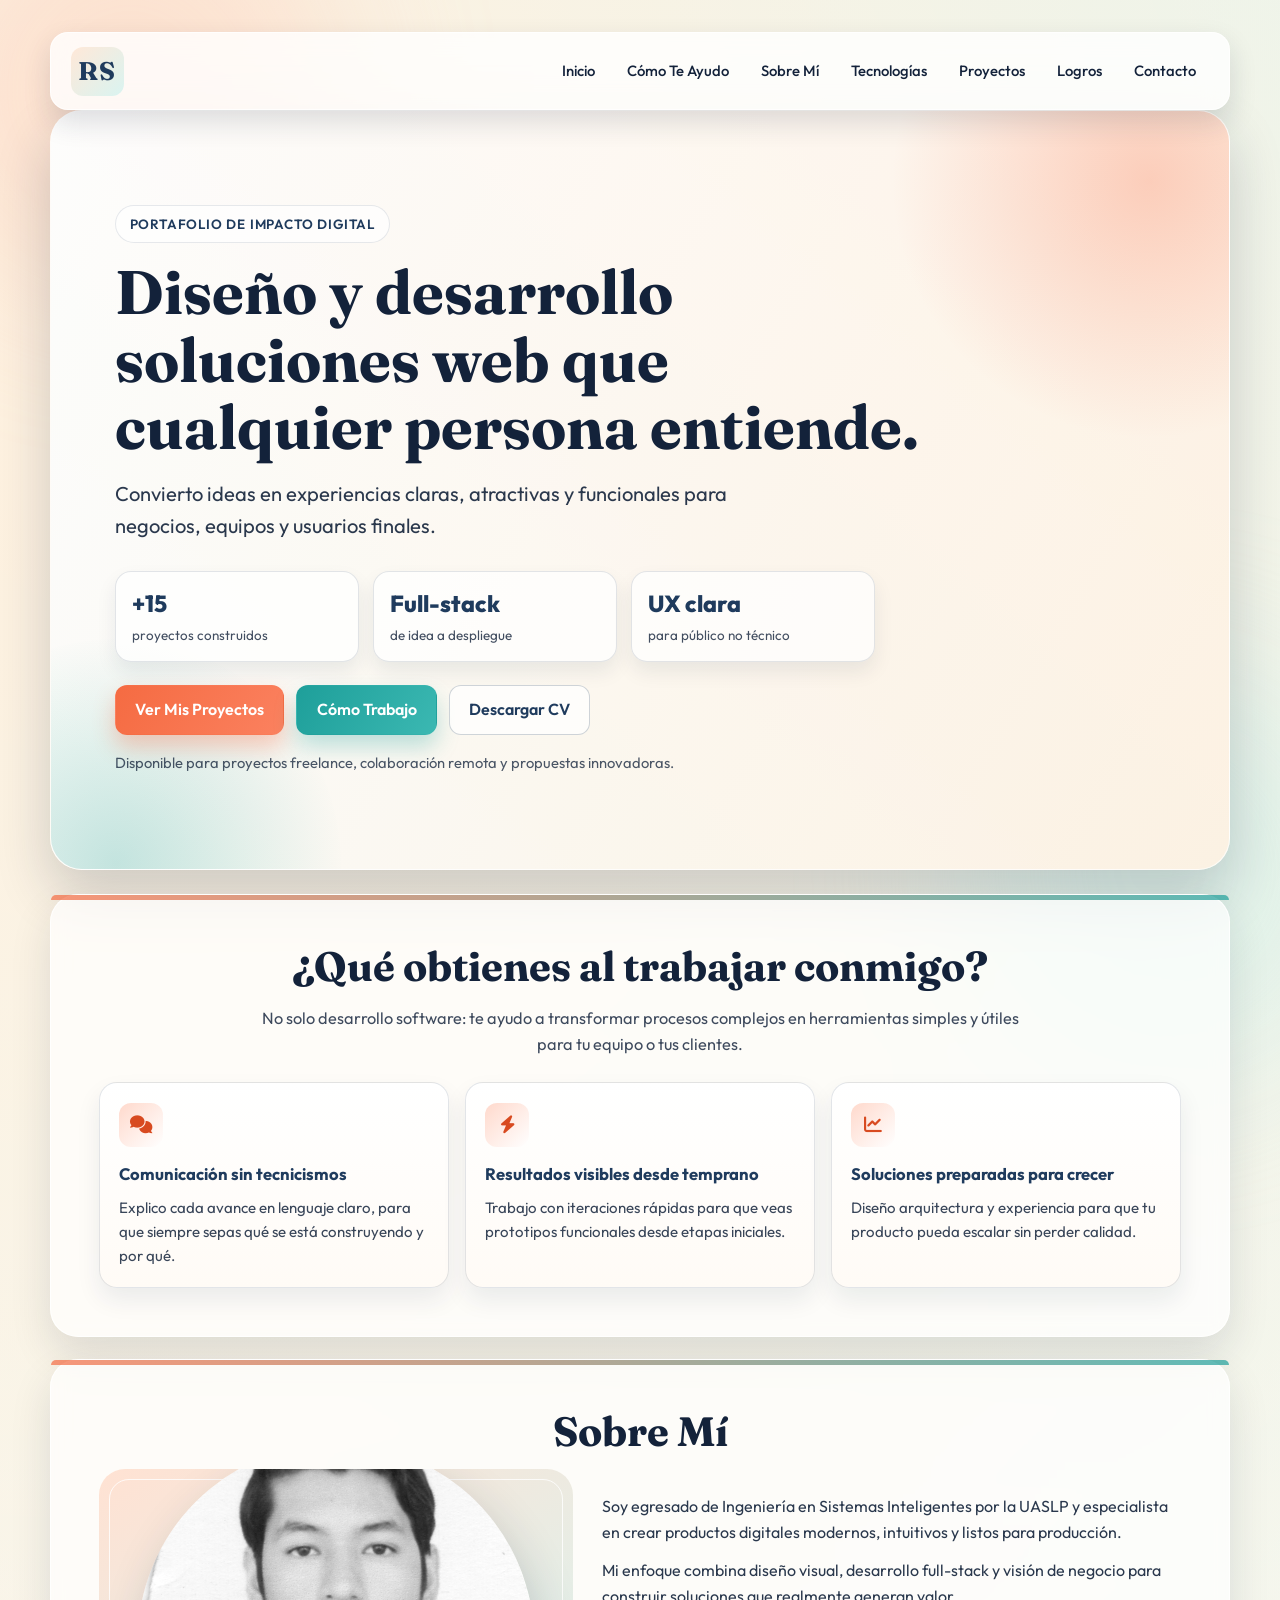
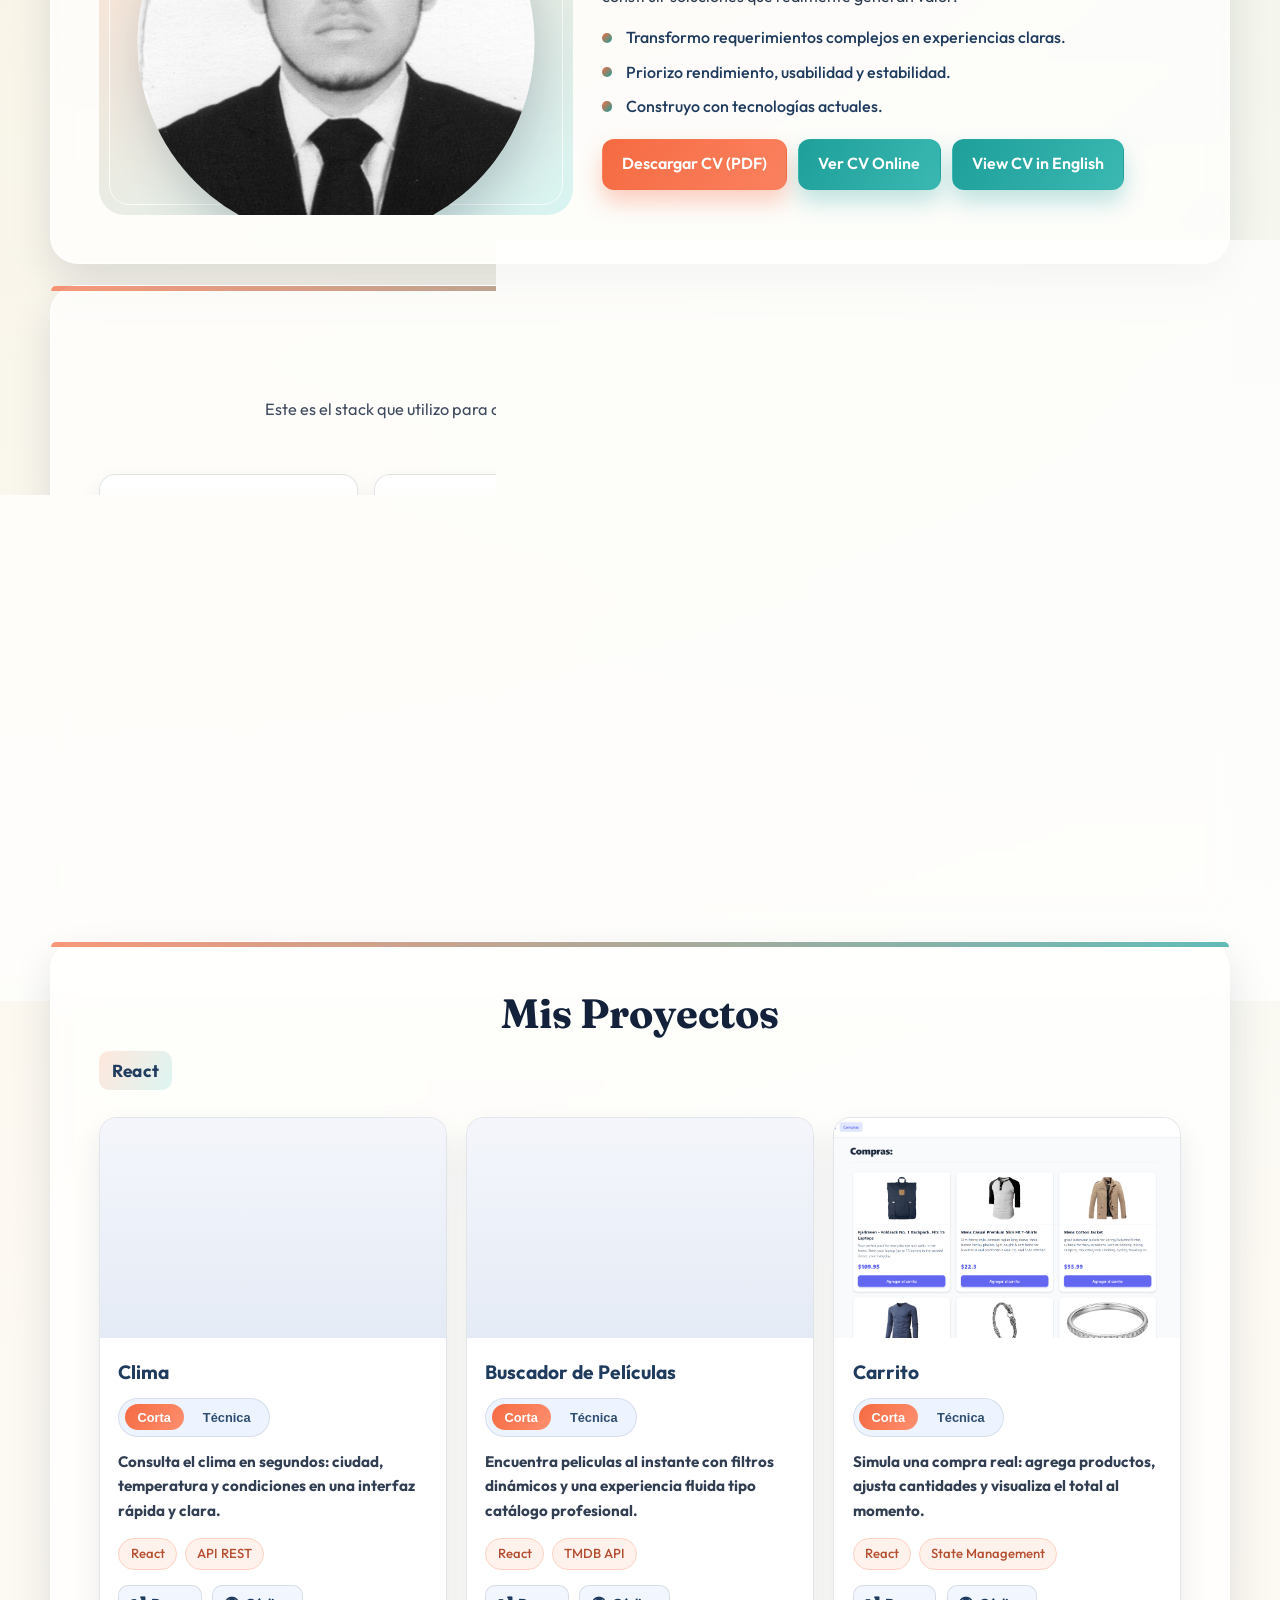
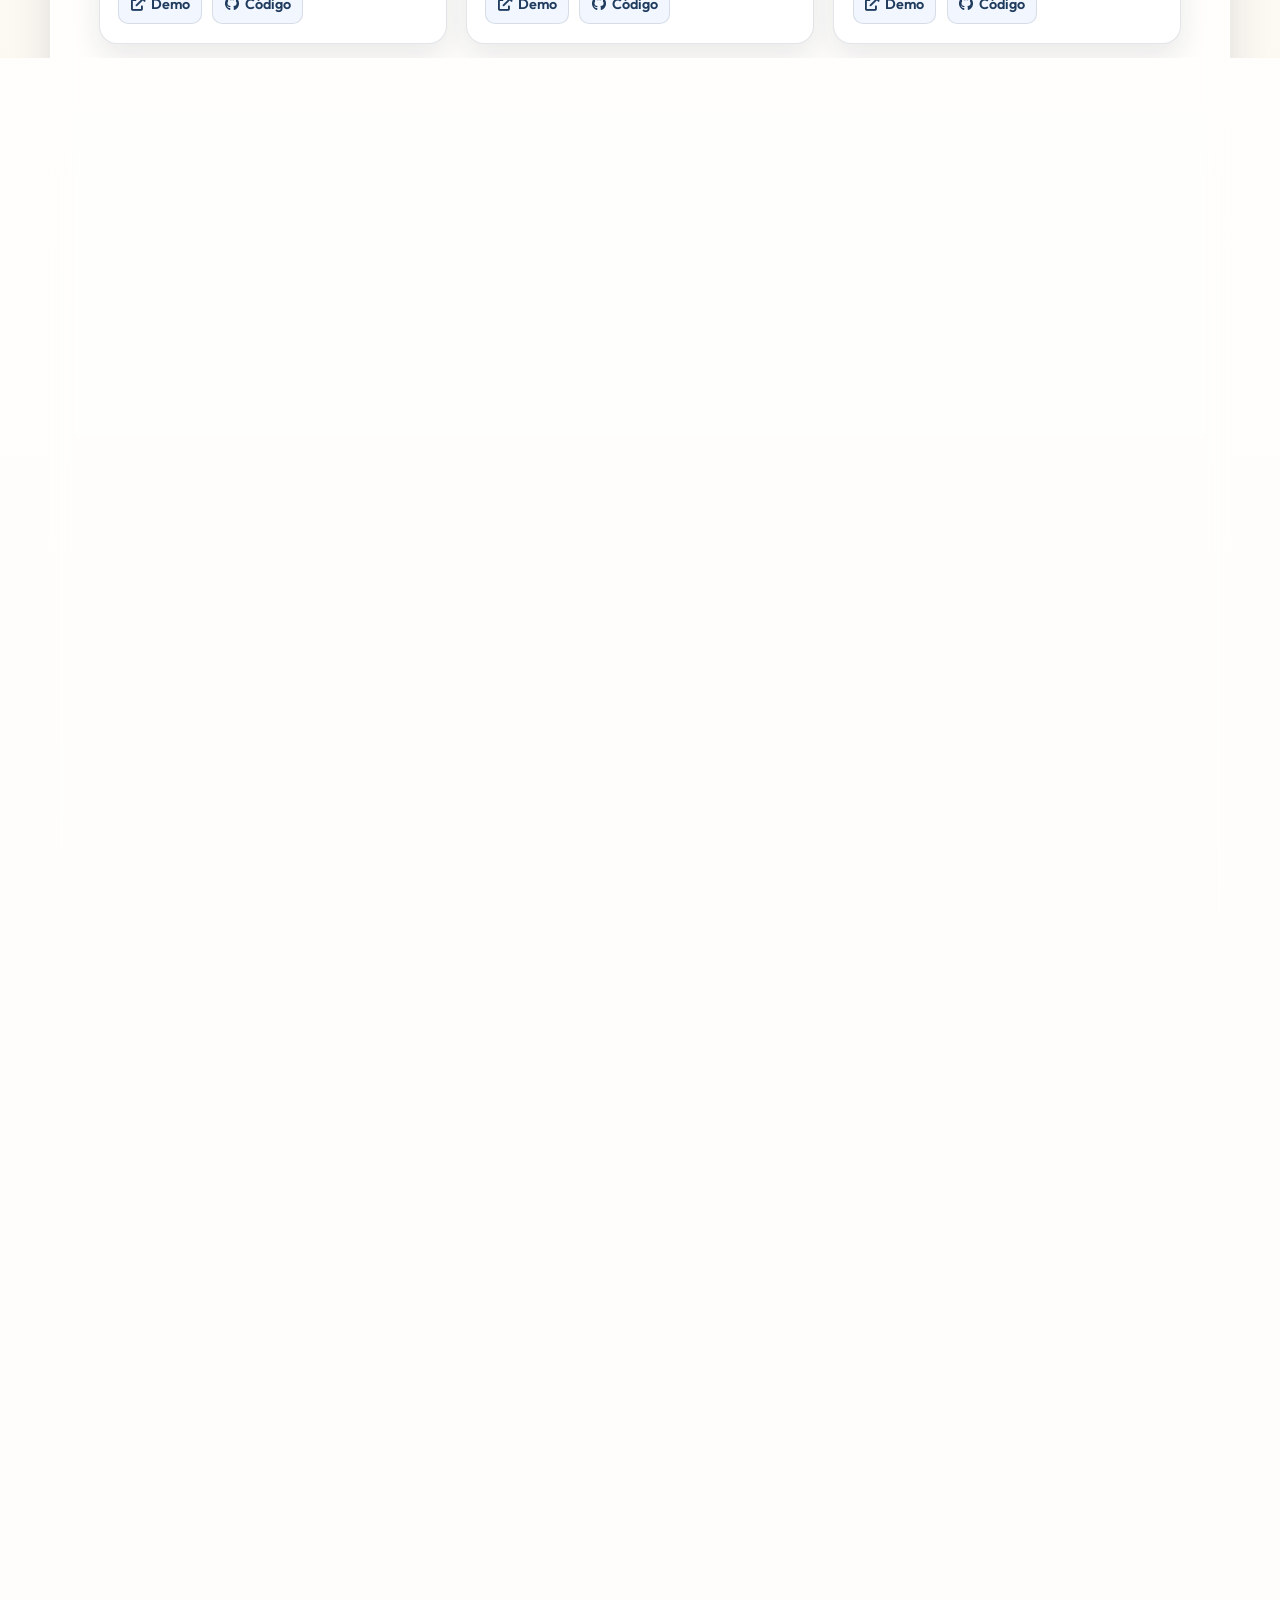
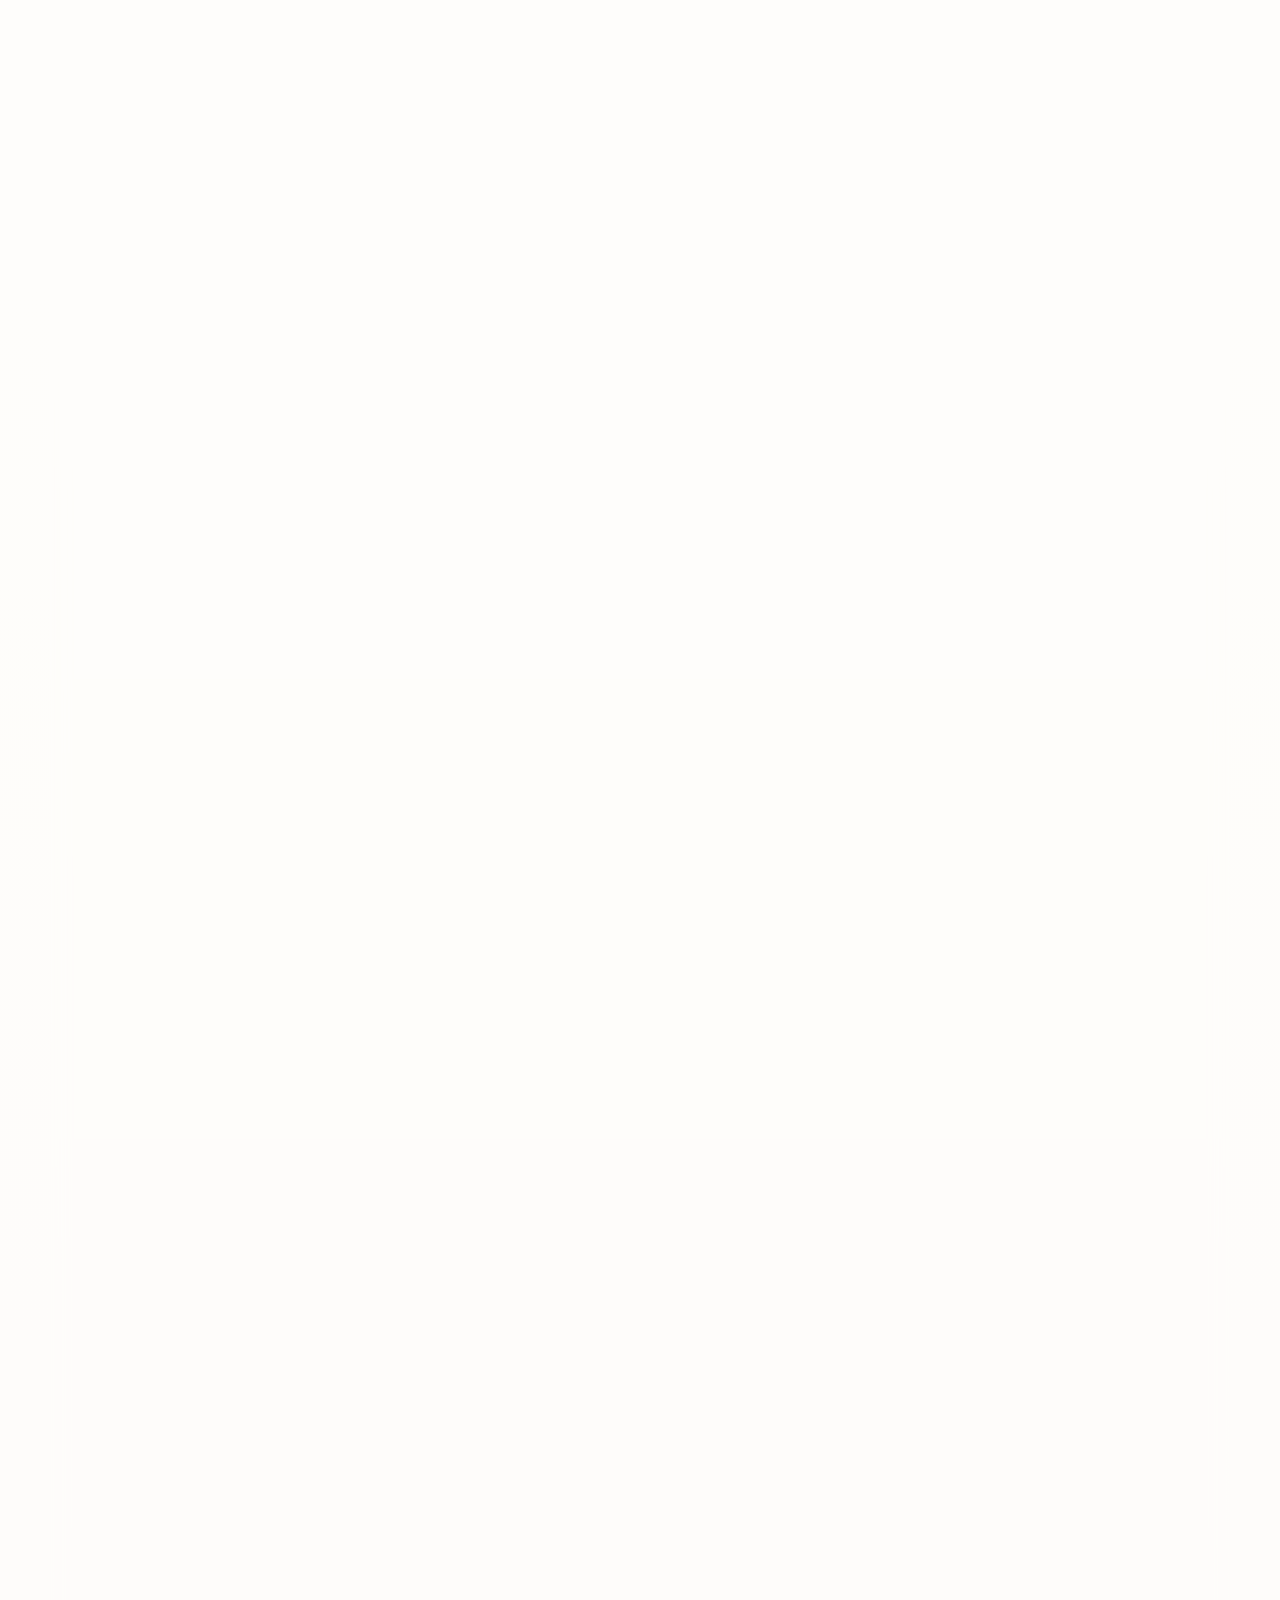
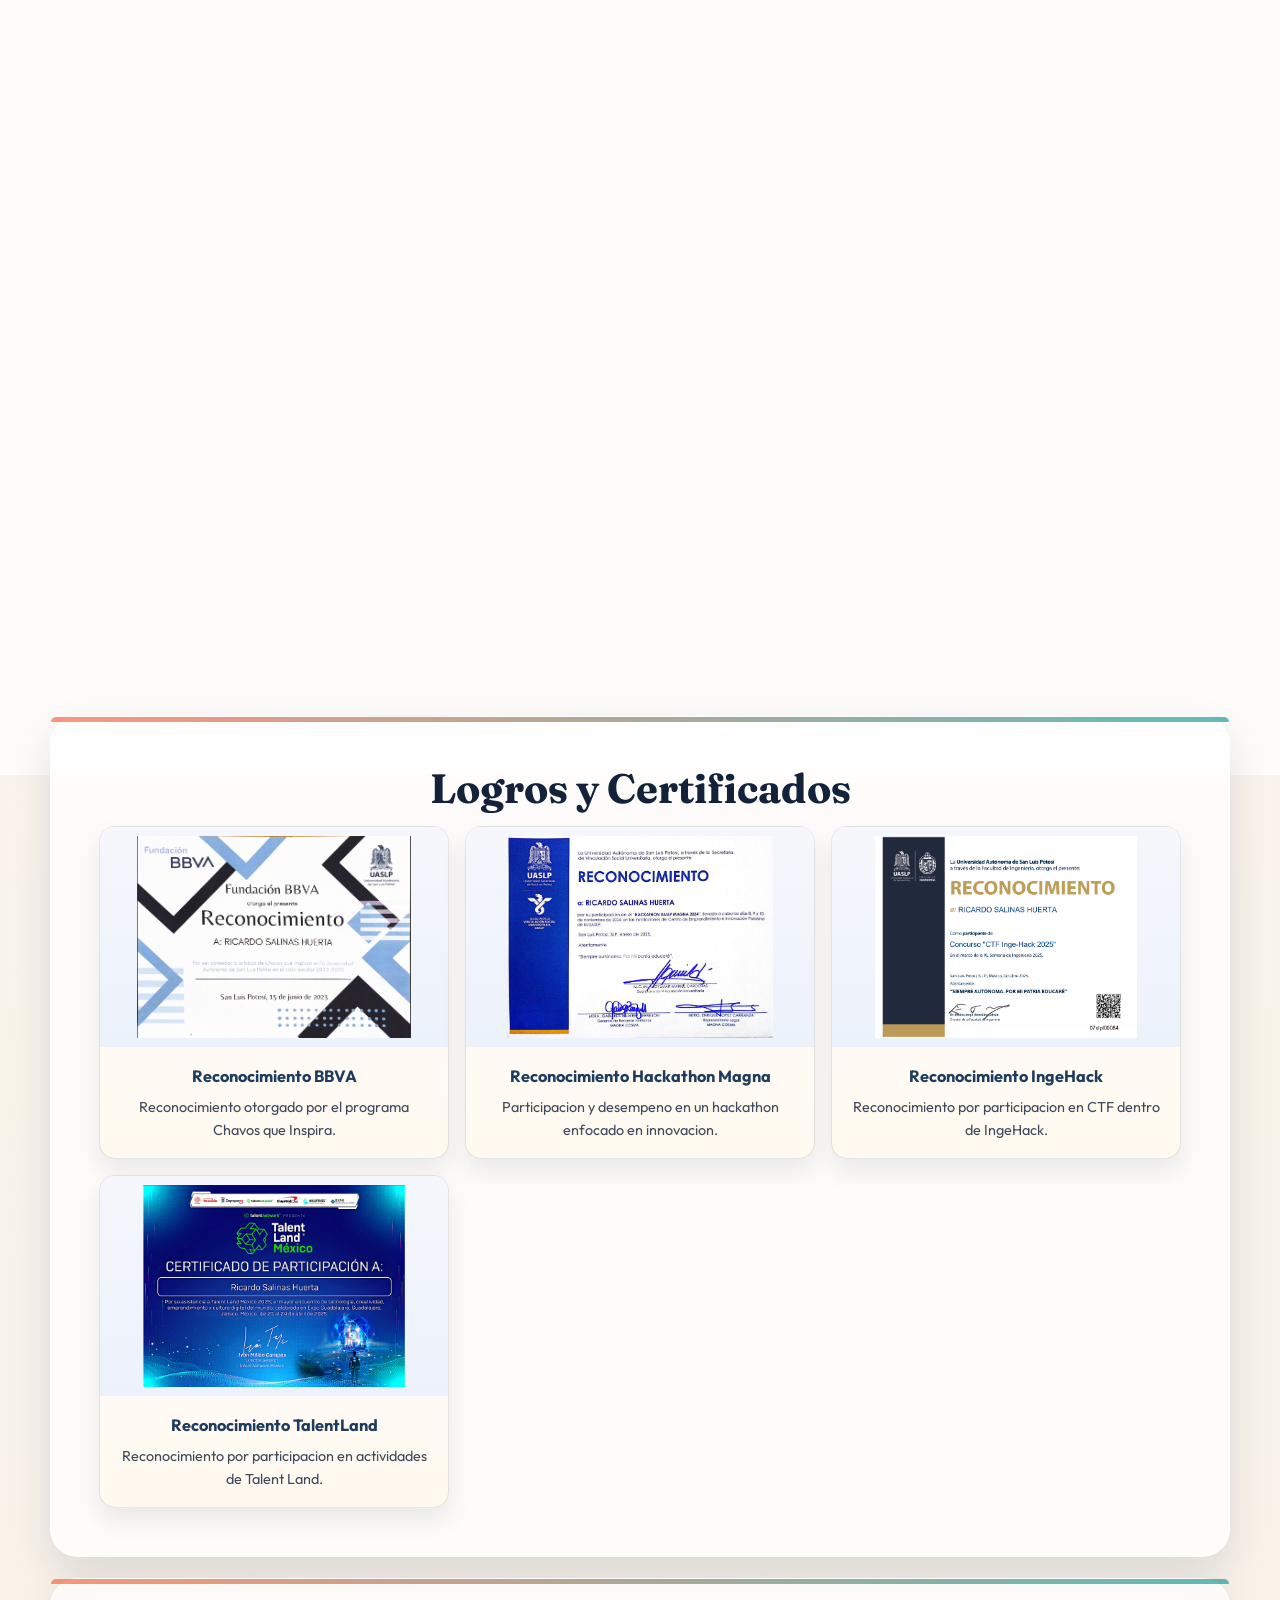
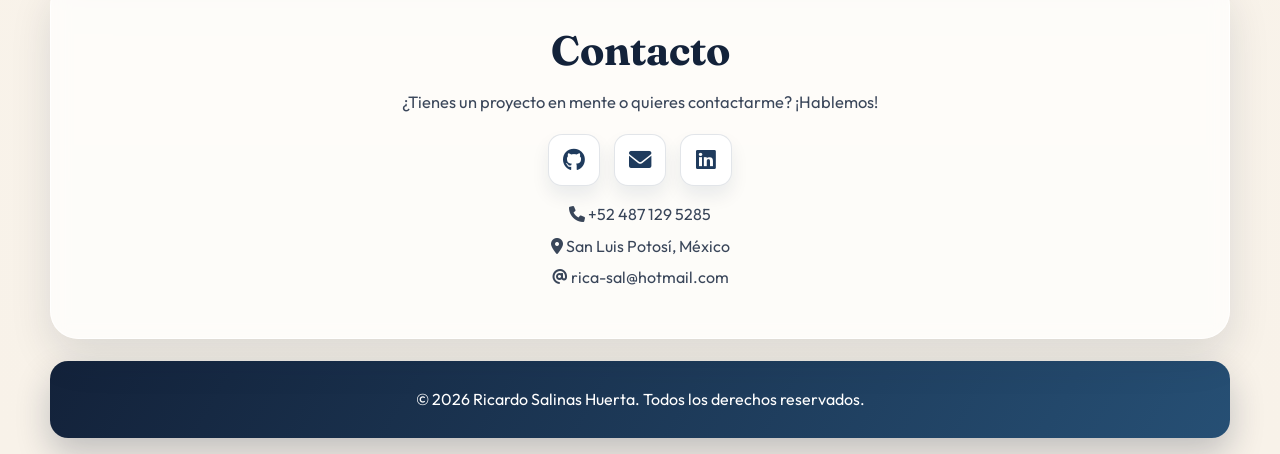
<file: index.html>
<!doctype html>
<html lang="es">
	<head>
		<meta charset="UTF-8" />
		<meta name="viewport" content="width=device-width, initial-scale=1.0" />
		<title>Ricardo Salinas Huerta | Desarrollador de Software</title>
		<link rel="preconnect" href="https://fonts.googleapis.com" />
		<link rel="preconnect" href="https://fonts.gstatic.com" crossorigin />
		<link
			href="https://fonts.googleapis.com/css2?family=Fraunces:opsz,wght@9..144,600;9..144,700&family=Outfit:wght@300;400;500;600;700;800&display=swap"
			rel="stylesheet"
		/>
		<link
			rel="stylesheet"
			href="https://cdnjs.cloudflare.com/ajax/libs/font-awesome/6.0.0/css/all.min.css"
		/>
		<link rel="stylesheet" href="css/styles.css?v=20260327-4" />
	</head>
	<body>
		<nav class="navbar">
			<div class="nav-brand">RS</div>
			<div class="hamburger"><i class="fas fa-bars"></i></div>
			<ul class="nav-links">
				<li><a href="#inicio">Inicio</a></li>
				<li><a href="#como-te-ayudo">Cómo Te Ayudo</a></li>
				<li><a href="#sobre-mi">Sobre Mí</a></li>
				<li><a href="#tecnologias">Tecnologías</a></li>
				<li><a href="#proyectos">Proyectos</a></li>
				<li><a href="#logros">Logros</a></li>
				<li><a href="#contacto">Contacto</a></li>
			</ul>
		</nav>

		<header id="inicio" class="hero">
			<p class="hero-kicker">Portafolio de impacto digital</p>
			<h1>
				Diseño y desarrollo soluciones web que cualquier persona entiende.
			</h1>
			<p class="hero-lead">
				Convierto ideas en experiencias claras, atractivas y funcionales para
				negocios, equipos y usuarios finales.
			</p>
			<div class="hero-metrics">
				<div class="metric-item">
					<span class="metric-value">+15</span>
					<span class="metric-label">proyectos construidos</span>
				</div>
				<div class="metric-item">
					<span class="metric-value">Full-stack</span>
					<span class="metric-label">de idea a despliegue</span>
				</div>
				<div class="metric-item">
					<span class="metric-value">UX clara</span>
					<span class="metric-label">para público no técnico</span>
				</div>
			</div>
			<div class="hero-buttons">
				<a href="#proyectos" class="btn">Ver Mis Proyectos</a>
				<a href="#como-te-ayudo" class="btn btn-secondary">Cómo Trabajo</a>
				<a
					href="assets/docs/CV.pdf"
					class="btn btn-outline"
					target="_blank"
					rel="noopener noreferrer"
					>Descargar CV</a
				>
			</div>
			<p class="hero-note">
				Disponible para proyectos freelance, colaboración remota y propuestas
				innovadoras.
			</p>
		</header>

		<section id="como-te-ayudo" class="value-section">
			<h2>¿Qué obtienes al trabajar conmigo?</h2>
			<p class="section-intro">
				No solo desarrollo software: te ayudo a transformar procesos complejos
				en herramientas simples y útiles para tu equipo o tus clientes.
			</p>
			<div class="value-grid">
				<article class="value-card">
					<div class="value-icon"><i class="fas fa-comments"></i></div>
					<h3>Comunicación sin tecnicismos</h3>
					<p>
						Explico cada avance en lenguaje claro, para que siempre sepas qué se
						está construyendo y por qué.
					</p>
				</article>
				<article class="value-card">
					<div class="value-icon"><i class="fas fa-bolt"></i></div>
					<h3>Resultados visibles desde temprano</h3>
					<p>
						Trabajo con iteraciones rápidas para que veas prototipos funcionales
						desde etapas iniciales.
					</p>
				</article>
				<article class="value-card">
					<div class="value-icon"><i class="fas fa-chart-line"></i></div>
					<h3>Soluciones preparadas para crecer</h3>
					<p>
						Diseño arquitectura y experiencia para que tu producto pueda escalar
						sin perder calidad.
					</p>
				</article>
			</div>
		</section>

		<section id="sobre-mi">
			<h2>Sobre Mí</h2>
			<div class="about-content">
				<div class="about-image">
					<img
						src="assets/images/Ricardo-optimized.jpg"
						alt="Foto de Ricardo Salinas"
						class="profile-img profile-img--scanned"
						loading="lazy"
						decoding="async"
						width="320"
						height="320"
					/>
				</div>
				<div class="about-text">
					<p>
						Soy egresado de Ingeniería en Sistemas Inteligentes por la UASLP y
						especialista en crear productos digitales modernos, intuitivos y
						listos para producción.
					</p>
					<p>
						Mi enfoque combina diseño visual, desarrollo full-stack y visión de
						negocio para construir soluciones que realmente generan valor.
					</p>
					<ul class="about-highlights">
						<li>Transformo requerimientos complejos en experiencias claras.</li>
						<li>Priorizo rendimiento, usabilidad y estabilidad.</li>
						<li>Construyo con tecnologías actuales.</li>
					</ul>
					<div class="cv-buttons">
						<a
							href="assets/docs/CV.pdf"
							class="btn"
							target="_blank"
							rel="noopener noreferrer"
							download
							>Descargar CV (PDF)</a
						>
						<a
							href="assets/CV.html"
							class="btn btn-secondary"
							target="_blank"
							rel="noopener noreferrer"
							>Ver CV Online</a
						>
						<a
							href="assets/CV-en.html"
							class="btn btn-secondary"
							target="_blank"
							rel="noopener noreferrer"
							>View CV in English</a
						>
					</div>
				</div>
			</div>
		</section>

		<section id="tecnologias">
			<h2>Tecnologías</h2>
			<p class="tech-intro">
				Este es el stack que utilizo para construir experiencias rápidas,
				confiables y fáciles de usar en web, móvil y despliegue en la nube.
			</p>
			<div class="tech-categories">
				<article class="tech-category">
					<h3><i class="fas fa-code"></i> Lenguajes</h3>
					<div class="tech-list">
						<span class="tech-chip">C</span>
						<span class="tech-chip">C++</span>
						<span class="tech-chip">C#</span>
						<span class="tech-chip">JavaScript</span>
						<span class="tech-chip">TypeScript</span>
						<span class="tech-chip">PHP</span>
						<span class="tech-chip">Python</span>
						<span class="tech-chip">Dart (Flutter)</span>
					</div>
				</article>

				<article class="tech-category">
					<h3><i class="fas fa-window-maximize"></i> Frontend</h3>
					<div class="tech-list">
						<span class="tech-chip">HTML</span>
						<span class="tech-chip">CSS</span>
						<span class="tech-chip">Bootstrap</span>
						<span class="tech-chip">Tailwind</span>
						<span class="tech-chip">jQuery</span>
						<span class="tech-chip">Angular</span>
						<span class="tech-chip">React</span>
						<span class="tech-chip">Next.js</span>
					</div>
				</article>

				<article class="tech-category">
					<h3><i class="fas fa-server"></i> Backend y APIs</h3>
					<div class="tech-list">
						<span class="tech-chip">Node.js</span>
						<span class="tech-chip">Express.js</span>
						<span class="tech-chip">Laravel</span>
						<span class="tech-chip">Livewire</span>
						<span class="tech-chip">Fluxx</span>
						<span class="tech-chip">REST APIs</span>
						<span class="tech-chip">Autenticacion JWT</span>
					</div>
				</article>

				<article class="tech-category">
					<h3><i class="fas fa-database"></i> Bases de Datos</h3>
					<div class="tech-list">
						<span class="tech-chip">PostgreSQL</span>
						<span class="tech-chip">MySQL</span>
						<span class="tech-chip">SQLite</span>
						<span class="tech-chip">MongoDB</span>
						<span class="tech-chip">Redis</span>
					</div>
				</article>

				<article class="tech-category">
					<h3><i class="fas fa-mobile-alt"></i> Mobile</h3>
					<div class="tech-list">
						<span class="tech-chip">Flutter</span>
						<span class="tech-chip">Despliegue Android</span>
					</div>
				</article>

				<article class="tech-category">
					<h3><i class="fas fa-cloud"></i> DevOps y Deploy</h3>
					<div class="tech-list">
						<span class="tech-chip">Git</span>
						<span class="tech-chip">GitHub</span>
						<span class="tech-chip">Docker</span>
						<span class="tech-chip">Vercel</span>
						<span class="tech-chip">Render</span>
						<span class="tech-chip">Railway</span>
						<span class="tech-chip">CI/CD basico</span>
					</div>
				</article>
			</div>
		</section>

		<section id="proyectos">
			<h2>Mis Proyectos</h2>
			<div class="projects-stack">
				<h3 class="stack-title">React</h3>
				<div class="projects-grid">
					<article class="project-card">
						<div class="project-img">
							<img
								src="assets/images/clima front page.png"
								alt="Clima front page"
								loading="lazy"
								decoding="async"
								width="300"
								height="220"
							/>
						</div>
						<div class="project-content">
							<h3>Clima</h3>
							<div class="project-view-switch">
								<button class="view-btn active" data-view="short">Corta</button>
								<button class="view-btn" data-view="tech">Técnica</button>
							</div>
							<p class="project-copy project-short active">
								Consulta el clima en segundos: ciudad, temperatura y condiciones
								en una interfaz rápida y clara.
							</p>
							<p class="project-copy project-tech">
								Aplicacion web construida con React para consulta meteorologica
								en tiempo real mediante consumo de API externa. Implementa
								manejo de estado con hooks, validacion de entradas, control de
								errores en peticiones HTTP y renderizado dinamico de
								temperatura, condiciones y metricas climaticas por ciudad.
							</p>
							<div class="project-tags">
								<span class="tag">React</span><span class="tag">API REST</span>
							</div>
							<div class="project-links">
								<a
									href="https://wheatherappr.netlify.app/"
									class="project-link"
									target="_blank"
									rel="noopener noreferrer"
									><i class="fas fa-external-link-alt"></i> Demo</a
								><a
									href="https://github.com/rica-2000/WheatherApp"
									class="project-link"
									target="_blank"
									rel="noopener noreferrer"
									><i class="fab fa-github"></i> Código</a
								>
							</div>
						</div>
					</article>
					<article class="project-card">
						<div class="project-img">
							<img
								src="assets/images/buscador de peliculas front page.png"
								alt="Buscador de Peliculas front page"
								loading="lazy"
								decoding="async"
								width="300"
								height="220"
							/>
						</div>
						<div class="project-content">
							<h3>Buscador de Películas</h3>
							<div class="project-view-switch">
								<button class="view-btn active" data-view="short">Corta</button>
								<button class="view-btn" data-view="tech">Técnica</button>
							</div>
							<p class="project-copy project-short active">
								Encuentra peliculas al instante con filtros dinámicos y una
								experiencia fluida tipo catálogo profesional.
							</p>
							<p class="project-copy project-tech">
								Aplicacion SPA en React para busqueda y exploracion de catalogo
								cinematografico usando la API de TMDB. Incluye filtros de
								consulta, consumo de endpoints REST, manejo de carga/errores y
								composicion de componentes reutilizables para resultados,
								detalle y navegacion de contenido.
							</p>
							<div class="project-tags">
								<span class="tag">React</span><span class="tag">TMDB API</span>
							</div>
							<div class="project-links">
								<a
									href="https://buscadorpeliculastmdb.netlify.app/"
									class="project-link"
									target="_blank"
									rel="noopener noreferrer"
									><i class="fas fa-external-link-alt"></i> Demo</a
								><a
									href="https://github.com/rica-2000/Buscador-Peliculas"
									class="project-link"
									target="_blank"
									rel="noopener noreferrer"
									><i class="fab fa-github"></i> Código</a
								>
							</div>
						</div>
					</article>
					<article class="project-card">
						<div class="project-img">
							<img
								src="assets/images/Carrito front page.png"
								alt="Carrito front page"
							/>
						</div>
						<div class="project-content">
							<h3>Carrito</h3>
							<div class="project-view-switch">
								<button class="view-btn active" data-view="short">Corta</button>
								<button class="view-btn" data-view="tech">Técnica</button>
							</div>
							<p class="project-copy project-short active">
								Simula una compra real: agrega productos, ajusta cantidades y
								visualiza el total al momento.
							</p>
							<p class="project-copy project-tech">
								Aplicacion de comercio basico en React enfocada en la logica de
								carrito de compras. Permite agregar, actualizar y eliminar
								productos, calcular totales y mantener consistencia del estado
								en la UI, con una arquitectura de componentes orientada a
								escalabilidad.
							</p>
							<div class="project-tags">
								<span class="tag">React</span
								><span class="tag">State Management</span>
							</div>
							<div class="project-links">
								<a
									href="https://comprasdecarrito.netlify.app/"
									class="project-link"
									target="_blank"
									rel="noopener noreferrer"
									><i class="fas fa-external-link-alt"></i> Demo</a
								><a
									href="https://github.com/rica-2000/Carrito"
									class="project-link"
									target="_blank"
									rel="noopener noreferrer"
									><i class="fab fa-github"></i> Código</a
								>
							</div>
						</div>
					</article>
				</div>

				<h3 class="stack-title">Angular (MEAN)</h3>
				<div class="projects-grid">
					<article class="project-card">
						<div class="project-img project-img--contain project-img--mean">
							<img
								src="assets/images/Compras front page.png"
								alt="Compras MEAN front page"
							/>
						</div>
						<div class="project-content">
							<h3>Compras (Arquitectura MEAN)</h3>
							<div class="project-view-switch">
								<button class="view-btn active" data-view="short">Corta</button>
								<button class="view-btn" data-view="tech">Técnica</button>
							</div>
							<p class="project-copy project-short active">
								Tu tienda de extremo a extremo: catálogo, carrito, checkout y
								panel admin en una sola solución escalable.
							</p>
							<p class="project-copy project-tech">
								Plataforma de e-commerce desarrollada con arquitectura MEAN,
								separando frontend en Angular y backend REST en Node.js/Express
								con MongoDB. Implementa autenticacion con JWT, autorizacion por
								roles (cliente/admin), proteccion de rutas, modulos CRUD para
								productos/categorias/usuarios/clientes y flujo completo de
								compra con carrito, checkout, ordenes e historial. Incluye
								gestion administrativa de inventario, estatus de ordenes y
								dashboard operativo.
							</p>
							<div class="project-tags">
								<span class="tag">Angular</span><span class="tag">Node.js</span
								><span class="tag">MongoDB</span>
							</div>
							<div class="project-links">
								<a
									href="https://escalables-proyect.vercel.app/"
									class="project-link"
									target="_blank"
									rel="noopener noreferrer"
									><i class="fas fa-external-link-alt"></i> Demo</a
								><a
									href="https://github.com/rica-2000/Escalables-Proyect"
									class="project-link"
									target="_blank"
									rel="noopener noreferrer"
									><i class="fab fa-github"></i> Código</a
								>
							</div>
							<div class="project-access">
								<p class="project-access-title">
									<i class="fas fa-user-lock"></i> Ver accesos demo (MEAN)
								</p>
								<ul class="project-access-list">
									<li>
										<strong>Admin:</strong> admin@tusitio.com | Password:
										mipasswordadmin123
									</li>
									<li>
										<strong>Cliente:</strong> cliente@tusitio.com | Password:
										mipasswordcliente123
									</li>
								</ul>
							</div>
						</div>
					</article>
				</div>

				<h3 class="stack-title">Next.js / Full-stack</h3>
				<div class="projects-grid">
					<article class="project-card">
						<div class="project-img project-img--contain project-img--next">
							<img
								src="assets/images/Cicomp front page.jpeg"
								alt="CiComp front page"
							/>
						</div>
						<div class="project-content">
							<h3>CiComp Overflow</h3>
							<div class="project-view-switch">
								<button class="view-btn active" data-view="short">Corta</button>
								<button class="view-btn" data-view="tech">Técnica</button>
							</div>
							<p class="project-copy project-short active">
								El Stack Overflow universitario: dudas, respuestas, votos y
								moderación en una experiencia académica profesional.
							</p>
							<p class="project-copy project-tech">
								Plataforma web colaborativa inspirada en Stack Overflow,
								desarrollada con Next.js (App Router) y TypeScript con
								arquitectura por capas sobre PostgreSQL. Implementa JWT, control
								por roles, publicaciones/comentarios con soft delete, sistema de
								votacion toggle, etiquetas academicas, busqueda con paginacion,
								notificaciones por interaccion, reportes/moderacion, metricas
								operativas y cache Redis. Integra Cloudinary, Nginx con rate
								limiting, migraciones SQL, Docker Compose y pruebas con Jest.
							</p>
							<div class="project-tags">
								<span class="tag">Next.js</span
								><span class="tag">TypeScript</span
								><span class="tag">PostgreSQL</span>
							</div>
							<div class="project-links">
								<span class="project-status">Código confidencial</span>
							</div>
							<div class="project-gallery">
								<img src="assets/images/Cicomp 1.jpeg" alt="Cicomp 1" />
								<img src="assets/images/Cicomp 2.jpeg" alt="Cicomp 2" />
								<img src="assets/images/Cicomp 3.jpeg" alt="Cicomp 3" />
								<img src="assets/images/Cicomp 4.jpeg" alt="Cicomp 4" />
								<img src="assets/images/Cicomp 5.jpeg" alt="Cicomp 5" />
								<img src="assets/images/Cicomp 6.jpeg" alt="Cicomp 6" />
								<img src="assets/images/Cicomp 7.jpeg" alt="Cicomp 7" />
								<img src="assets/images/Cicomp 8.jpeg" alt="Cicomp 8" />
								<img src="assets/images/Cicomp 9.jpeg" alt="Cicomp 9" />
								<img src="assets/images/Cicomp 10.jpeg" alt="Cicomp 10" />
								<img src="assets/images/Cicomp 11.jpeg" alt="Cicomp 11" />
							</div>
						</div>
					</article>
				</div>

				<h3 class="stack-title">Laravel</h3>
				<div class="projects-grid">
					<article class="project-card">
						<div class="project-img">
							<img
								src="assets/images/Libros front page.png"
								alt="Biblioteca CRUD front page"
							/>
						</div>
						<div class="project-content">
							<h3>Biblioteca-CRUD</h3>
							<div class="project-view-switch">
								<button class="view-btn active" data-view="short">Corta</button>
								<button class="view-btn" data-view="tech">Técnica</button>
							</div>
							<p class="project-copy project-short active">
								Controla libros y prestamos con un flujo simple, ordenado y
								listo para operar en instituciones pequeñas y medianas.
							</p>
							<p class="project-copy project-tech">
								Sistema de biblioteca desarrollado en Laravel para gestion de
								inventario bibliografico y circulacion. Incluye administracion
								de libros y usuarios, registro de prestamos y devoluciones con
								reglas de negocio, operaciones CRUD completas y vistas de
								consulta para disponibilidad y seguimiento.
							</p>
							<div class="project-tags">
								<span class="tag">Laravel</span><span class="tag">MySQL</span>
							</div>
							<div class="project-links">
								<a
									href="https://biblioteca-crud-production.up.railway.app/"
									class="project-link"
									target="_blank"
									rel="noopener noreferrer"
									><i class="fas fa-external-link-alt"></i> Demo</a
								><a
									href="https://github.com/rica-2000/Biblioteca-CRUD"
									class="project-link"
									target="_blank"
									rel="noopener noreferrer"
									><i class="fab fa-github"></i> Código</a
								>
							</div>
						</div>
					</article>
					<article class="project-card">
						<div class="project-img">
							<img
								src="assets/images/Sistema de Captura front page.png"
								alt="Sistema de Captura front page"
							/>
						</div>
						<div class="project-content">
							<h3>Sistema de Captura</h3>
							<div class="project-view-switch">
								<button class="view-btn active" data-view="short">Corta</button>
								<button class="view-btn" data-view="tech">Técnica</button>
							</div>
							<p class="project-copy project-short active">
								Digitaliza calificaciones por rol y elimina cuellos de botella
								administrativos en el entorno escolar.
							</p>
							<p class="project-copy project-tech">
								Plataforma academica en Laravel para gestion de calificaciones
								con enfoque multirol (coordinador, docente y alumno). Permite
								administrar materias, asignaciones e inscripciones, y soporta
								captura/consulta de notas con visibilidad diferenciada por
								perfil, priorizando control de acceso y consistencia de datos.
							</p>
							<div class="project-tags">
								<span class="tag">Laravel</span
								><span class="tag">Multirol</span>
							</div>
							<div class="project-links">
								<a
									href="https://sistema-de-captura-production.up.railway.app/"
									class="project-link"
									target="_blank"
									rel="noopener noreferrer"
									><i class="fas fa-external-link-alt"></i> Demo</a
								><a
									href="https://github.com/rica-2000/Sistema-de-Captura"
									class="project-link"
									target="_blank"
									rel="noopener noreferrer"
									><i class="fab fa-github"></i> Código</a
								>
							</div>
							<div class="project-access">
								<p class="project-access-title">
									<i class="fas fa-user-lock"></i> Ver accesos demo
								</p>
								<ul class="project-access-list">
									<li>
										<strong>Coordinador:</strong> coord@example.com | Password:
										password
									</li>
									<li>
										<strong>Maestro:</strong> maestro@example.com | Password:
										password
									</li>
									<li>
										<strong>Alumno:</strong> alumno@example.com | Password:
										password
									</li>
								</ul>
							</div>
						</div>
					</article>
					<article class="project-card">
						<div class="project-img">
							<img
								src="assets/images/Cine front page.png"
								alt="Es-Cine front page"
							/>
						</div>
						<div class="project-content">
							<h3>Es-Cine</h3>
							<div class="project-view-switch">
								<button class="view-btn active" data-view="short">Corta</button>
								<button class="view-btn" data-view="tech">Técnica</button>
							</div>
							<p class="project-copy project-short active">
								Orquesta funciones, salas y sucursales desde un solo panel para
								una operación de cine más ágil y controlada.
							</p>
							<p class="project-copy project-tech">
								Sistema de administracion para operacion de cines construido en
								Laravel, orientado a sucursales, salas, peliculas y funciones.
								Implementa CRUD por modulo, validacion de formularios y rutas
								segmentadas para administracion, con consultas y reportes
								operativos de cartelera.
							</p>
							<div class="project-tags">
								<span class="tag">Laravel</span><span class="tag">CRUD</span>
							</div>
							<div class="project-links">
								<a
									href="https://es-cine-production.up.railway.app/"
									class="project-link"
									target="_blank"
									rel="noopener noreferrer"
									><i class="fas fa-external-link-alt"></i> Demo</a
								><a
									href="https://github.com/rica-2000/Es-Cine"
									class="project-link"
									target="_blank"
									rel="noopener noreferrer"
									><i class="fab fa-github"></i> Código</a
								>
							</div>
							<div class="project-access">
								<p class="project-access-title">
									<i class="fas fa-user-lock"></i> Ver accesos demo
								</p>
								<ul class="project-access-list">
									<li>
										<strong>Admin:</strong> admin@cine.com | Password:
										Admin12345! | Rol: admin
									</li>
									<li>
										<strong>Operador:</strong> operador@cine.com | Password:
										Operador123! | Rol: usuario
									</li>
									<li>
										<strong>Demo:</strong> demo@cine.com | Password: Demo12345!
										| Rol: usuario
									</li>
								</ul>
							</div>
						</div>
					</article>
					<article class="project-card">
						<div class="project-img">
							<img
								src="assets/images/MediCare front page.png"
								alt="Sistema de Citas Medicas front page"
							/>
						</div>
						<div class="project-content">
							<h3>Sistema de Citas Médicas</h3>
							<div class="project-view-switch">
								<button class="view-btn active" data-view="short">Corta</button>
								<button class="view-btn" data-view="tech">Técnica</button>
							</div>
							<p class="project-copy project-short active">
								Centraliza citas, historial y control de pacientes en un sistema
								clínico rápido, claro y escalable.
							</p>
							<p class="project-copy project-tech">
								Aplicacion web full-stack en Laravel para gestion clinica con
								modulos de doctores, pacientes, citas e historiales medicos.
								Implementa autenticacion y autorizacion por roles, CRUD
								completo, trazabilidad por paciente, generacion de PDF e API
								protegida con Sanctum, con integracion a servicios externos de
								salud.
							</p>
							<div class="project-tags">
								<span class="tag">Laravel</span><span class="tag">Sanctum</span>
							</div>
							<div class="project-links">
								<a
									href="https://sistema-de-citas-m-dicas-y-control-de-pacientes-production.up.railway.app/"
									class="project-link"
									target="_blank"
									rel="noopener noreferrer"
									><i class="fas fa-external-link-alt"></i> Demo</a
								><a
									href="https://github.com/rica-2000/Sistema-de-Citas-M-dicas-y-Control-de-Pacientes"
									class="project-link"
									target="_blank"
									rel="noopener noreferrer"
									><i class="fab fa-github"></i> Código</a
								>
							</div>
							<div class="project-access">
								<p class="project-access-title">
									<i class="fas fa-user-lock"></i> Ver accesos demo
								</p>
								<ul class="project-access-list">
									<li>
										<strong>Admin:</strong> rica-sal@hotmail.com | Password:
										password | Rol: admin
									</li>
									<li>
										<strong>Doctor:</strong> ana.torres@hospital.test |
										Password: password | Rol: doctor
									</li>
									<li>
										<strong>Paciente:</strong> luis.garcia@gmail.com | Password:
										password | Rol: patient
									</li>
								</ul>
							</div>
						</div>
					</article>
				</div>

				<h3 class="stack-title">Móvil, IA y Videojuegos</h3>
				<div class="projects-grid">
					<article class="project-card project-card--mobile">
						<div class="project-img project-img--mobile">
							<img
								src="assets/images/PlanetFutbol front page.jpeg"
								alt="PlanetFutbol front page"
							/>
						</div>
						<div class="project-content">
							<h3>PlanetFutbol (Flutter)</h3>
							<div class="project-view-switch">
								<button class="view-btn active" data-view="short">Corta</button>
								<button class="view-btn" data-view="tech">Técnica</button>
							</div>
							<p class="project-copy project-short active">
								Todo el fútbol en tu bolsillo: ligas, estadísticas, noticias y
								favoritos con una experiencia móvil completa.
							</p>
							<p class="project-copy project-tech">
								Aplicacion movil en Flutter (Dart) para informacion futbolistica
								con autenticacion Firebase Auth y gestion de perfil/favoritos en
								Firestore. Consume APIs para equipos, ligas, tablas por
								temporada, estadisticas, calendario y noticias, con manejo de
								carga/errores y arquitectura por pantallas, servicios, modelos y
								widgets reutilizables.
							</p>
							<div class="project-tags">
								<span class="tag">Flutter</span
								><span class="tag">Firebase</span>
							</div>
							<div class="project-links">
								<a
									href="https://github.com/AlexisReynaga/PlanetFutbol"
									class="project-link"
									target="_blank"
									rel="noopener noreferrer"
									><i class="fab fa-github"></i> Código</a
								><span class="project-status">Evidencia: solo fotos</span>
							</div>
							<div class="project-gallery">
								<img
									src="assets/images/PlanetFutbol 1.jpeg"
									alt="PlanetFutbol captura 1"
								/>
								<img
									src="assets/images/PlanetFutbol 2.jpeg"
									alt="PlanetFutbol captura 2"
								/>
								<img
									src="assets/images/PlanetFutbol 3.jpeg"
									alt="PlanetFutbol captura 3"
								/>
								<img
									src="assets/images/PlanetFutbol 4.jpeg"
									alt="PlanetFutbol captura 4"
								/>
								<img
									src="assets/images/PlanetFutbol 5.jpeg"
									alt="PlanetFutbol captura 5"
								/>
								<img
									src="assets/images/PlanetFutbol 6.jpeg"
									alt="PlanetFutbol captura 6"
								/>
								<img
									src="assets/images/PlanetFutbol 7.jpeg"
									alt="PlanetFutbol captura 7"
								/>
								<img
									src="assets/images/PlanetFutbol 8.jpeg"
									alt="PlanetFutbol captura 8"
								/>
								<img
									src="assets/images/PlanetFutbol 9.jpeg"
									alt="PlanetFutbol captura 9"
								/>
								<img
									src="assets/images/PlanetFutbol 10.jpeg"
									alt="PlanetFutbol captura 10"
								/>
								<img
									src="assets/images/PlanetFutbol 11.jpeg"
									alt="PlanetFutbol captura 11"
								/>
							</div>
						</div>
					</article>
					<article class="project-card">
						<div class="project-img">
							<img
								src="assets/images/Chatbot front page.png"
								alt="Chatbot front page"
							/>
						</div>
						<div class="project-content">
							<h3>Chatbot Académico</h3>
							<div class="project-view-switch">
								<button class="view-btn active" data-view="short">Corta</button>
								<button class="view-btn" data-view="tech">Técnica</button>
							</div>
							<p class="project-copy project-short active">
								Un asistente académico con IA que entiende contexto y responde
								como tutor digital en tiempo real.
							</p>
							<p class="project-copy project-tech">
								Aplicacion conversacional en espanol con Rasa y Python para
								soporte academico con enfoque hibrido NLU + LLM + RAG. Incluye
								intenciones, fallback, acciones personalizadas, memoria por
								usuario, embeddings con sentence-transformers, indexacion FAISS,
								Redis para estado y despliegue integral con Docker Compose.
							</p>
							<div class="project-tags">
								<span class="tag">Python</span><span class="tag">Rasa</span
								><span class="tag">RAG</span>
							</div>
							<div class="project-links">
								<a
									href="https://github.com/SirAxLord/Chatbot"
									class="project-link"
									target="_blank"
									rel="noopener noreferrer"
									><i class="fab fa-github"></i> Código</a
								>
							</div>
							<div class="project-gallery">
								<img src="assets/images/chatbot 1.png" alt="chatbot 1" /><img
									src="assets/images/chatbot 2.png"
									alt="chatbot 2"
								/><img src="assets/images/chatbot 3.png" alt="chatbot 3" /><img
									src="assets/images/chatbot 4.png"
									alt="chatbot 4"
								/><img src="assets/images/chatbot 5.png" alt="chatbot 5" /><img
									src="assets/images/chatbot 6.png"
									alt="chatbot 6"
								/>
							</div>
						</div>
					</article>
					<article class="project-card">
						<div class="project-img">
							<img
								src="assets/images/Bubble Up front page.png"
								alt="Bubble Up front page"
							/>
						</div>
						<div class="project-content">
							<h3>Bubble Up</h3>
							<div class="project-view-switch">
								<button class="view-btn active" data-view="short">Corta</button>
								<button class="view-btn" data-view="tech">Técnica</button>
							</div>
							<p class="project-copy project-short active">
								Arcade submarino de alta tensión: sobrevive, adapta tu
								estrategia y domina cada nivel.
							</p>
							<p class="project-copy project-tech">
								Videojuego 2D en Godot (GDScript) centrado en supervivencia
								arcade con mecanica de gestion de burbuja. Integra movimiento
								con aceleracion/friccion, salto con coyote time, doble salto
								condicionado, niveles de burbuja, invulnerabilidad temporal,
								pickups, zonas de dano, transiciones de escena, HUD y enemigos
								con patrones diferenciados.
							</p>
							<div class="project-tags">
								<span class="tag">Godot</span><span class="tag">GDScript</span>
							</div>
							<div class="project-links">
								<a
									href="https://mikel-barajas.itch.io/bubble-up"
									class="project-link"
									target="_blank"
									rel="noopener noreferrer"
									><i class="fas fa-external-link-alt"></i> Demo</a
								><a
									href="https://github.com/MikelBarajas38/Bubble-Up-GGJ"
									class="project-link"
									target="_blank"
									rel="noopener noreferrer"
									><i class="fab fa-github"></i> Código</a
								>
							</div>
							<div class="project-gallery">
								<img src="assets/images/Bubble Up 1.png" alt="bubble 1" /><img
									src="assets/images/Bubble Up 2.png"
									alt="bubble 2"
								/>
							</div>
						</div>
					</article>
				</div>
			</div>
		</section>

		<section id="logros">
			<h2>Logros y Certificados</h2>
			<div class="achievements-grid">
				<div class="achievement-card">
					<div class="achievement-img">
						<img
							src="assets/images/Reconocimiento BBVA.png"
							alt="Reconocimiento BBVA"
						/>
					</div>
					<div class="achievement-info">
						<h3>Reconocimiento BBVA</h3>
						<p>Reconocimiento otorgado por el programa Chavos que Inspira.</p>
					</div>
				</div>
				<div class="achievement-card">
					<div class="achievement-img">
						<img
							src="assets/images/Reconocimiento Hackathon Magna.png"
							alt="Reconocimiento Hackathon Magna"
						/>
					</div>
					<div class="achievement-info">
						<h3>Reconocimiento Hackathon Magna</h3>
						<p>
							Participacion y desempeno en un hackathon enfocado en innovacion.
						</p>
					</div>
				</div>
				<div class="achievement-card">
					<div class="achievement-img">
						<img
							src="assets/images/Reconocimiento IngeHack.png"
							alt="Reconocimiento IngeHack"
						/>
					</div>
					<div class="achievement-info">
						<h3>Reconocimiento IngeHack</h3>
						<p>Reconocimiento por participacion en CTF dentro de IngeHack.</p>
					</div>
				</div>
				<div class="achievement-card">
					<div class="achievement-img">
						<img
							src="assets/images/Reconocimiento TalentLand.png"
							alt="Reconocimiento TalentLand"
						/>
					</div>
					<div class="achievement-info">
						<h3>Reconocimiento TalentLand</h3>
						<p>
							Reconocimiento por participacion en actividades de Talent Land.
						</p>
					</div>
				</div>
			</div>
		</section>

		<section id="contacto">
			<h2>Contacto</h2>
			<div class="contact-container">
				<p>¿Tienes un proyecto en mente o quieres contactarme? ¡Hablemos!</p>
				<div class="social-links">
					<a
						href="https://github.com/rica-2000"
						class="social-link"
						target="_blank"
						rel="noopener noreferrer"
						title="GitHub"
						><i class="fab fa-github"></i
					></a>
					<a
						href="mailto:rica-sal@hotmail.com"
						class="social-link"
						title="Email"
						><i class="fas fa-envelope"></i
					></a>
					<a
						href="https://www.linkedin.com/in/ricardo-salinas-huerta-a496a0237/"
						class="social-link"
						target="_blank"
						rel="noopener noreferrer"
						title="LinkedIn"
						><i class="fab fa-linkedin"></i
					></a>
				</div>
				<div class="contact-details">
					<p><i class="fas fa-phone"></i> +52 487 129 5285</p>
					<p><i class="fas fa-map-marker-alt"></i> San Luis Potosí, México</p>
					<p><i class="fas fa-at"></i> rica-sal@hotmail.com</p>
				</div>
			</div>
		</section>

		<footer>
			<p>&copy; 2026 Ricardo Salinas Huerta. Todos los derechos reservados.</p>
		</footer>

		<div id="image-lightbox" class="lightbox" aria-hidden="true">
			<button
				id="lightbox-close"
				class="lightbox-close"
				aria-label="Cerrar imagen"
			>
				&times;
			</button>
			<img
				id="lightbox-img"
				src="assets/images/Cicomp front page.jpeg"
				alt="Vista ampliada"
			/>
		</div>

		<script src="js/script.js?v=20260327-4"></script>
	</body>
</html>
</file>
<file: css/styles.css>
﻿:root {
	--ink-900: #13223a;
	--ink-700: #1f3b5d;
	--ink-500: #3f6489;
	--accent: #f56b42;
	--accent-strong: #d84a20;
	--accent-soft: #ffd9cc;
	--mint: #1e9f9a;
	--mint-strong: #147c78;
	--mint-soft: #d5f5f3;
	--paper: #fffdf8;
	--sand: #f2eadf;
	--card: #ffffff;
	--border: rgba(18, 46, 78, 0.12);
	--shadow-soft: 0 18px 42px rgba(19, 34, 58, 0.12);
	--shadow-strong: 0 24px 55px rgba(19, 34, 58, 0.2);
}

* {
	box-sizing: border-box;
	margin: 0;
	padding: 0;
}

html {
	scroll-behavior: smooth;
	-webkit-text-size-adjust: 100%;
	overflow-x: hidden;
}

body {
	font-family: "Outfit", "Segoe UI", Tahoma, sans-serif;
	line-height: 1.6;
	color: var(--ink-900);
	background-color: var(--paper);
	background-image:
		radial-gradient(circle at 10% 5%, #fff1df 0%, transparent 32%),
		radial-gradient(circle at 85% 0%, #dcf7f5 0%, transparent 34%),
		linear-gradient(180deg, #fffdf8 0%, #f8f2e9 100%);
	padding: 1rem;
	position: relative;
	overflow-x: hidden;
	word-wrap: break-word;
	overflow-wrap: break-word;
}

body::before,
body::after {
	content: "";
	position: fixed;
	z-index: -1;
	width: 420px;
	height: 420px;
	border-radius: 50%;
	filter: blur(80px);
	opacity: 0.35;
	pointer-events: none;
}

body::before {
	top: -120px;
	left: -80px;
	background: #ffc3ae;
}

body::after {
	bottom: -180px;
	right: -90px;
	background: #bdece8;
}

a {
	text-decoration: none;
	color: inherit;
}

.navbar {
	position: sticky;
	top: 1rem;
	max-width: 1180px;
	margin: 0 auto 1rem;
	padding: 0.85rem 1.25rem;
	border-radius: 18px;
	background: rgba(255, 255, 255, 0.8);
	-webkit-backdrop-filter: blur(14px);
	backdrop-filter: blur(14px);
	border: 1px solid rgba(255, 255, 255, 0.75);
	box-shadow: 0 12px 28px rgba(19, 34, 58, 0.14);
	display: flex;
	justify-content: space-between;
	align-items: center;
	z-index: 1000;
}

.navbar.scrolled {
	box-shadow: 0 16px 35px rgba(19, 34, 58, 0.18);
}

.nav-brand {
	font-family: "Fraunces", Georgia, serif;
	font-size: 1.6rem;
	font-weight: 700;
	letter-spacing: 0.05em;
	color: var(--ink-700);
	padding: 0.25rem 0.45rem;
	border-radius: 12px;
	background: linear-gradient(135deg, #ffe8d8, #d9f4f1);
}

.nav-links {
	display: flex;
	gap: 0.4rem;
	list-style: none;
}

.nav-links a {
	display: inline-flex;
	align-items: center;
	padding: 0.5rem 0.8rem;
	min-height: 44px;
	border-radius: 999px;
	font-size: 0.93rem;
	font-weight: 500;
	transition:
		background-color 0.25s ease,
		color 0.25s ease,
		transform 0.25s ease;
}

.nav-links a:hover {
	background: #edf4ff;
	color: var(--ink-700);
	transform: translateY(-1px);
}

.hamburger {
	display: none;
	cursor: pointer;
	font-size: 1.15rem;
	color: var(--ink-700);
	padding: 0.35rem 0.5rem;
	min-width: 44px;
	min-height: 44px;
	border-radius: 10px;
	background: rgba(246, 107, 66, 0.12);
}

.hero {
	position: relative;
	max-width: 1180px;
	margin: 0 auto 1.5rem;
	min-height: min(86vh, 760px);
	border-radius: 32px;
	padding: clamp(2.2rem, 5vw, 4.5rem);
	display: flex;
	flex-direction: column;
	justify-content: center;
	align-items: flex-start;
	text-align: left;
	background:
		linear-gradient(120deg, rgba(255, 255, 255, 0.9), rgba(253, 243, 228, 0.9)),
		linear-gradient(220deg, #ffd4c5 0%, #d8f3f0 100%);
	border: 1px solid rgba(255, 255, 255, 0.7);
	overflow: hidden;
	box-shadow: var(--shadow-strong);
}

.hero::before,
.hero::after {
	content: "";
	position: absolute;
	border-radius: 50%;
	z-index: 0;
}

.hero::before {
	width: 520px;
	height: 520px;
	right: -180px;
	top: -190px;
	background: radial-gradient(
		circle,
		rgba(246, 107, 66, 0.28),
		transparent 70%
	);
}

.hero::after {
	width: 450px;
	height: 450px;
	left: -160px;
	bottom: -220px;
	background: radial-gradient(
		circle,
		rgba(30, 159, 154, 0.25),
		transparent 72%
	);
}

.hero > * {
	position: relative;
	z-index: 1;
}

.hero-kicker {
	display: inline-flex;
	align-items: center;
	gap: 0.45rem;
	padding: 0.45rem 0.85rem;
	border-radius: 999px;
	background: rgba(255, 255, 255, 0.65);
	border: 1px solid rgba(18, 46, 78, 0.1);
	font-size: 0.84rem;
	font-weight: 600;
	letter-spacing: 0.06em;
	text-transform: uppercase;
	color: var(--ink-700);
	margin-bottom: 1rem;
}

.hero h1 {
	font-family: "Fraunces", Georgia, serif;
	font-size: clamp(2.1rem, 4.8vw, 4.1rem);
	line-height: 1.1;
	max-width: 840px;
	margin-bottom: 1rem;
	color: var(--ink-900);
}

.hero-lead {
	font-size: clamp(1rem, 1.8vw, 1.26rem);
	max-width: 700px;
	color: rgba(19, 34, 58, 0.9);
}

.hero-metrics {
	margin-top: 1.8rem;
	display: grid;
	grid-template-columns: repeat(3, minmax(140px, 1fr));
	gap: 0.85rem;
	width: min(760px, 100%);
}

.metric-item {
	background: rgba(255, 255, 255, 0.72);
	padding: 0.8rem 1rem;
	border-radius: 16px;
	border: 1px solid rgba(18, 46, 78, 0.12);
	box-shadow: 0 10px 20px rgba(19, 34, 58, 0.08);
}

.metric-value {
	display: block;
	font-size: clamp(1rem, 2.4vw, 1.45rem);
	font-weight: 800;
	color: var(--ink-700);
}

.metric-label {
	font-size: 0.84rem;
	color: rgba(19, 34, 58, 0.8);
}

.hero-buttons {
	display: flex;
	flex-wrap: wrap;
	gap: 0.75rem;
	margin-top: 1.45rem;
	align-items: center;
}

.btn {
	display: inline-flex;
	align-items: center;
	justify-content: center;
	padding: 0.72rem 1.2rem;
	border-radius: 12px;
	background: linear-gradient(120deg, var(--accent), #fb815f);
	color: #fff;
	font-weight: 600;
	border: 1px solid transparent;
	transition:
		transform 0.25s ease,
		box-shadow 0.25s ease,
		background 0.25s ease;
	box-shadow: 0 12px 22px rgba(245, 107, 66, 0.32);
}

.btn:hover {
	transform: translateY(-2px);
	box-shadow: 0 16px 28px rgba(245, 107, 66, 0.34);
	background: linear-gradient(120deg, #ff7f59, var(--accent-strong));
}

.btn-secondary {
	background: linear-gradient(120deg, var(--mint), #3bb8b2);
	box-shadow: 0 12px 22px rgba(30, 159, 154, 0.28);
}

.btn-secondary:hover {
	background: linear-gradient(120deg, #24aca6, var(--mint-strong));
	box-shadow: 0 16px 28px rgba(30, 159, 154, 0.32);
}

.btn-outline {
	background: rgba(255, 255, 255, 0.72);
	color: var(--ink-700);
	border-color: rgba(18, 46, 78, 0.2);
	box-shadow: none;
}

.btn-outline:hover {
	background: #fff;
	color: var(--ink-900);
}

.hero-note {
	margin-top: 1rem;
	font-size: 0.92rem;
	color: rgba(19, 34, 58, 0.76);
}

section {
	position: relative;
	max-width: 1180px;
	margin: 0 auto 1.35rem;
	padding: clamp(2rem, 3.8vw, 3rem);
	background: rgba(255, 255, 255, 0.72);
	border-radius: 28px;
	border: 1px solid rgba(255, 255, 255, 0.8);
	-webkit-backdrop-filter: blur(9px);
	backdrop-filter: blur(9px);
	box-shadow: var(--shadow-soft);
}

section::before {
	content: "";
	position: absolute;
	top: 0;
	left: 0;
	right: 0;
	height: 5px;
	border-radius: 28px 28px 0 0;
	background: linear-gradient(90deg, var(--accent), var(--mint));
	opacity: 0.7;
}

h2 {
	font-family: "Fraunces", Georgia, serif;
	text-align: center;
	font-size: clamp(1.8rem, 3.2vw, 2.6rem);
	line-height: 1.15;
	margin-bottom: 0.9rem;
	color: var(--ink-900);
}

.section-intro,
.tech-intro {
	max-width: 760px;
	margin: 0 auto 1.6rem;
	text-align: center;
	color: rgba(19, 34, 58, 0.82);
	font-size: 1.02rem;
}

.value-grid {
	display: grid;
	grid-template-columns: repeat(auto-fit, minmax(230px, 1fr));
	gap: 1rem;
}

.value-card {
	background: linear-gradient(180deg, #fff, #fffbf6);
	border: 1px solid var(--border);
	border-radius: 18px;
	padding: 1.2rem;
	box-shadow: 0 12px 24px rgba(19, 34, 58, 0.08);
	transition:
		transform 0.28s ease,
		box-shadow 0.28s ease;
}

.value-card:hover {
	transform: translateY(-6px);
	box-shadow: 0 18px 30px rgba(19, 34, 58, 0.12);
}

.value-icon {
	width: 44px;
	height: 44px;
	border-radius: 12px;
	display: grid;
	place-items: center;
	font-size: 1.12rem;
	background: linear-gradient(135deg, var(--accent-soft), #fff);
	color: var(--accent-strong);
	margin-bottom: 0.9rem;
}

.value-card h3 {
	font-size: 1.04rem;
	margin-bottom: 0.5rem;
	color: var(--ink-700);
}

.value-card p {
	font-size: 0.94rem;
	color: rgba(19, 34, 58, 0.84);
}

.about-content {
	display: grid;
	grid-template-columns: minmax(240px, 0.9fr) minmax(280px, 1.1fr);
	gap: 1.8rem;
	align-items: center;
}

.about-image {
	position: relative;
	padding: 0.8rem;
	border-radius: 26px;
	background: linear-gradient(150deg, #ffe2d3, #d7f4f1);
	overflow: hidden;
	display: flex;
	justify-content: center;
}

.about-image::before {
	content: "";
	position: absolute;
	inset: 10px;
	border-radius: 20px;
	border: 1px solid rgba(255, 255, 255, 0.8);
	pointer-events: none;
}

.profile-img {
	width: 100%;
	max-width: 320px;
	aspect-ratio: 1 / 1;
	height: auto;
	border-radius: 50%;
	object-fit: cover;
	object-position: 50% 34%;
	display: block;
	margin: 0 auto;
	box-shadow: 0 18px 38px rgba(19, 34, 58, 0.2);
}

.profile-img--scanned {
	transform: rotate(-17deg) scale(1.24);
	transform-origin: center;
	filter: contrast(1.04);
}

.about-text p {
	margin-bottom: 0.8rem;
	color: rgba(19, 34, 58, 0.9);
}

.about-highlights {
	list-style: none;
	display: grid;
	gap: 0.55rem;
	margin: 1rem 0 1.2rem;
}

.about-highlights li {
	position: relative;
	padding-left: 1.5rem;
	font-weight: 500;
	color: var(--ink-700);
}

.about-highlights li::before {
	content: "";
	position: absolute;
	left: 0;
	top: 0.45rem;
	width: 0.65rem;
	height: 0.65rem;
	border-radius: 50%;
	background: linear-gradient(135deg, var(--accent), var(--mint));
}

.cv-buttons {
	display: flex;
	flex-wrap: wrap;
	gap: 0.7rem;
	margin-top: 1rem;
}

.tech-categories {
	display: grid;
	grid-template-columns: repeat(auto-fit, minmax(250px, 1fr));
	gap: 1rem;
}

.tech-category {
	background: linear-gradient(180deg, #ffffff, #fffaf2);
	border: 1px solid var(--border);
	border-radius: 16px;
	padding: 1rem;
	box-shadow: 0 10px 22px rgba(19, 34, 58, 0.08);
}

.tech-category h3 {
	display: flex;
	align-items: center;
	gap: 0.45rem;
	font-size: 1rem;
	margin-bottom: 0.85rem;
	color: var(--ink-700);
}

.tech-category h3 i {
	color: var(--accent-strong);
}

.tech-list {
	display: flex;
	flex-wrap: wrap;
	gap: 0.45rem;
}

.tech-chip {
	padding: 0.32rem 0.68rem;
	border-radius: 999px;
	border: 1px solid #dbdce4;
	background: #fbfbfd;
	font-size: 0.84rem;
	line-height: 1.2;
	color: var(--ink-700);
}

.projects-stack {
	display: flex;
	flex-direction: column;
	gap: 1.7rem;
}

.stack-title {
	display: inline-flex;
	align-items: center;
	width: fit-content;
	padding: 0.35rem 0.8rem;
	border-radius: 10px;
	background: linear-gradient(120deg, #ffe7dc, #dcf5f2);
	font-size: 1.08rem;
	font-weight: 700;
	color: var(--ink-700);
	letter-spacing: 0.02em;
}

.projects-grid {
	display: grid;
	grid-template-columns: repeat(auto-fit, minmax(300px, 1fr));
	gap: 1.2rem;
}

.project-card {
	position: relative;
	background: var(--card);
	border-radius: 18px;
	overflow: hidden;
	border: 1px solid var(--border);
	box-shadow: 0 14px 30px rgba(19, 34, 58, 0.09);
	transition:
		transform 0.28s ease,
		box-shadow 0.28s ease;
}

.project-card::before {
	content: "";
	position: absolute;
	inset: 0;
	background: linear-gradient(
		130deg,
		rgba(245, 107, 66, 0.11),
		transparent 45%,
		rgba(30, 159, 154, 0.11)
	);
	opacity: 0;
	transition: opacity 0.28s ease;
	pointer-events: none;
}

.project-card:hover {
	transform: translateY(-7px);
	box-shadow: 0 22px 40px rgba(19, 34, 58, 0.15);
}

.project-card:hover::before {
	opacity: 1;
}

.project-img {
	width: 100%;
	height: 220px;
	background: linear-gradient(180deg, #f4f6fb, #e5ebf6);
	display: flex;
	align-items: center;
	justify-content: center;
}

.project-img img {
	width: 100%;
	height: 100%;
	object-fit: cover;
	cursor: zoom-in;
}

.project-img--contain {
	background: linear-gradient(180deg, #f5fbfa, #ebf6f5);
}

.project-img--contain img {
	object-fit: contain;
	padding: 0.8rem;
}

.project-img--mean,
.project-img--next {
	height: 260px;
}

.project-img--mobile {
	height: 350px;
	background: linear-gradient(180deg, #f7fafc, #eef2f9);
}

.project-img--mobile img {
	object-fit: contain;
	max-width: 190px;
	margin: 0 auto;
	padding: 0.7rem;
}

.project-content {
	padding: 1.15rem;
}

.project-content h3 {
	font-size: 1.2rem;
	margin-bottom: 0.65rem;
	color: var(--ink-700);
}

.project-short {
	font-weight: 600;
	margin-bottom: 0.7rem;
}

.project-view-switch {
	display: inline-flex;
	gap: 0.4rem;
	background: #eef4ff;
	padding: 0.33rem;
	border-radius: 999px;
	margin-bottom: 0.85rem;
	border: 1px solid rgba(18, 46, 78, 0.1);
}

.view-btn {
	border: none;
	background: transparent;
	color: #2e4d71;
	padding: 0.35rem 0.8rem;
	border-radius: 999px;
	font-size: 0.8rem;
	font-weight: 700;
	cursor: pointer;
}

.view-btn.active {
	background: linear-gradient(120deg, var(--accent), #ff8f6f);
	color: #fff;
}

.project-copy {
	display: none;
	color: rgba(19, 34, 58, 0.87);
	font-size: 0.95rem;
	margin-bottom: 0.25rem;
}

.project-copy.active {
	display: block;
}

.project-short.active {
	font-weight: 700;
}

.project-tags {
	display: flex;
	flex-wrap: wrap;
	gap: 0.5rem;
	margin: 0.95rem 0;
}

.tag {
	background: #fff2ec;
	color: #b54f30;
	padding: 0.26rem 0.7rem;
	border-radius: 999px;
	font-size: 0.82rem;
	border: 1px solid #ffd2c3;
	font-weight: 500;
}

.project-links {
	display: flex;
	flex-wrap: wrap;
	gap: 0.65rem;
	margin-top: 0.8rem;
}

.project-link {
	display: inline-flex;
	align-items: center;
	gap: 0.35rem;
	padding: 0.45rem 0.72rem;
	border-radius: 10px;
	background: #f2f7ff;
	color: var(--ink-700);
	font-weight: 600;
	font-size: 0.9rem;
	border: 1px solid rgba(19, 34, 58, 0.12);
	transition: transform 0.22s ease;
}

.project-link:hover {
	transform: translateY(-1px);
}

.project-status {
	font-style: italic;
	color: rgba(19, 34, 58, 0.74);
	font-size: 0.9rem;
	padding: 0.3rem 0;
}

.project-access {
	margin-top: 0.9rem;
	padding: 0.75rem 0.8rem;
	border-radius: 12px;
	background: linear-gradient(180deg, #fff8f2, #fff);
	border: 1px solid #ffd9c9;
}

.project-access.open {
	background: linear-gradient(180deg, #fff4ec, #fff);
	border-color: #ffc9b1;
}

.project-access-title {
	margin: 0;
	font-weight: 700;
	font-size: 0.9rem;
	color: #8c3c21;
	display: flex;
	align-items: center;
	justify-content: space-between;
	gap: 0.35rem;
	cursor: pointer;
	-webkit-user-select: none;
	user-select: none;
}

.project-access-title::after {
	content: "+";
	font-size: 1rem;
	line-height: 1;
	color: #a64a29;
}

.project-access.open .project-access-title::after {
	content: "−";
}

.project-access-list {
	list-style: none;
	display: none;
	gap: 0.3rem;
	margin: 0.55rem 0 0;
	padding: 0;
	font-size: 0.82rem;
	color: rgba(19, 34, 58, 0.86);
	line-height: 1.35;
	word-break: break-word;
}

.project-access.open .project-access-list {
	display: grid;
}

.project-gallery {
	display: grid;
	grid-template-columns: repeat(3, 1fr);
	gap: 0.5rem;
	margin-top: 0.9rem;
}

.project-gallery img {
	width: 100%;
	height: 90px;
	object-fit: cover;
	border-radius: 10px;
	border: 1px solid #e3e8ef;
	cursor: zoom-in;
	transition: transform 0.24s ease;
}

.project-gallery img:hover {
	transform: translateY(-2px) scale(1.02);
}

.project-gallery.project-carousel {
	display: block;
	position: relative;
	margin-top: 1rem;
}

.project-carousel-track {
	display: flex;
	overflow-x: auto;
	scroll-snap-type: x mandatory;
	scroll-behavior: smooth;
	border-radius: 12px;
	border: 1px solid #dfe6f2;
	background: linear-gradient(180deg, #f8fbff, #eef4fb);
	box-shadow: inset 0 0 0 1px rgba(255, 255, 255, 0.65);
	-ms-overflow-style: none;
}

.project-carousel-track::-webkit-scrollbar {
	display: none;
}

.project-gallery.project-carousel .project-carousel-slide {
	flex: 0 0 100%;
	width: 100%;
	height: 205px;
	border: none;
	border-radius: 0;
	object-fit: cover;
	scroll-snap-align: start;
	cursor: zoom-in;
	transition: transform 0.25s ease;
}

.project-gallery.project-carousel .project-carousel-slide:hover {
	transform: scale(1.01);
}

.project-card--mobile
	.project-gallery.project-carousel
	.project-carousel-slide {
	object-fit: contain;
	background: linear-gradient(180deg, #f6f9ff, #eef3fb);
	padding: 0.4rem;
}

.project-carousel-btn {
	position: absolute;
	top: 50%;
	transform: translateY(-50%);
	width: 38px;
	height: 38px;
	border-radius: 999px;
	border: 1px solid rgba(19, 34, 58, 0.2);
	background: rgba(255, 255, 255, 0.9);
	color: var(--ink-700);
	box-shadow: 0 8px 18px rgba(19, 34, 58, 0.18);
	font-size: 1.1rem;
	line-height: 1;
	cursor: pointer;
	z-index: 2;
	transition:
		transform 0.2s ease,
		background-color 0.2s ease,
		color 0.2s ease,
		opacity 0.2s ease;
}

.project-carousel-btn:hover {
	background: linear-gradient(135deg, #ffe9df, #dbf6f3);
	color: var(--ink-900);
	transform: translateY(-50%) scale(1.04);
}

.project-carousel-btn:disabled {
	opacity: 0.42;
	cursor: not-allowed;
	transform: translateY(-50%);
}

.project-carousel-btn--prev {
	left: 0.55rem;
}

.project-carousel-btn--next {
	right: 0.55rem;
}

.project-carousel-dots {
	display: flex;
	justify-content: center;
	align-items: center;
	gap: 0.42rem;
	margin-top: 0.62rem;
}

.project-carousel-dot {
	width: 8px;
	height: 8px;
	border-radius: 999px;
	border: none;
	background: #bfd0e7;
	cursor: pointer;
	transition:
		transform 0.2s ease,
		background-color 0.2s ease,
		width 0.2s ease;
}

.project-carousel-dot.active {
	width: 20px;
	background: linear-gradient(90deg, var(--accent), var(--mint));
}

.achievements-grid {
	display: grid;
	grid-template-columns: repeat(auto-fit, minmax(260px, 1fr));
	gap: 1rem;
}

.achievement-card {
	background: linear-gradient(180deg, #fff, #fff9ef);
	border-radius: 16px;
	overflow: hidden;
	border: 1px solid var(--border);
	box-shadow: 0 12px 24px rgba(19, 34, 58, 0.09);
	transition:
		transform 0.26s ease,
		box-shadow 0.26s ease;
}

.achievement-card:hover {
	transform: translateY(-6px);
	box-shadow: 0 18px 32px rgba(19, 34, 58, 0.13);
}

.achievement-img {
	width: 100%;
	height: 220px;
	background: linear-gradient(180deg, #f5f7fc, #ecf2fb);
	display: flex;
	align-items: center;
	justify-content: center;
}

.achievement-img img {
	width: 100%;
	height: 100%;
	object-fit: contain;
	padding: 0.55rem;
	cursor: zoom-in;
}

.achievement-info {
	padding: 1rem;
	text-align: center;
}

.achievement-info h3 {
	font-size: 1.02rem;
	margin-bottom: 0.42rem;
	color: var(--ink-700);
}

.achievement-info p {
	font-size: 0.9rem;
	color: rgba(19, 34, 58, 0.82);
}

.contact-container {
	text-align: center;
	max-width: 760px;
	margin: 0 auto;
}

.contact-container > p {
	font-size: 1.03rem;
	color: rgba(19, 34, 58, 0.83);
}

.social-links {
	display: flex;
	justify-content: center;
	gap: 0.9rem;
	margin-top: 1.2rem;
}

.social-link {
	width: 52px;
	height: 52px;
	border-radius: 14px;
	display: grid;
	place-items: center;
	font-size: 1.4rem;
	background: #ffffff;
	border: 1px solid var(--border);
	color: var(--ink-700);
	box-shadow: 0 10px 18px rgba(19, 34, 58, 0.08);
	transition:
		transform 0.25s ease,
		color 0.25s ease,
		background-color 0.25s ease;
}

.social-link:hover {
	transform: translateY(-4px);
	background: linear-gradient(135deg, #ffe8de, #ddf6f3);
	color: var(--ink-900);
}

.contact-details {
	margin-top: 1rem;
	display: grid;
	gap: 0.35rem;
	color: rgba(19, 34, 58, 0.84);
}

.lightbox {
	position: fixed;
	inset: 0;
	background: rgba(10, 18, 31, 0.86);
	display: none;
	align-items: center;
	justify-content: center;
	padding: 1.2rem;
	z-index: 2000;
}

.lightbox.open {
	display: flex;
}

.lightbox img {
	max-width: min(100%, 1120px);
	max-height: 90vh;
	border-radius: 14px;
	box-shadow: 0 22px 48px rgba(0, 0, 0, 0.4);
}

.lightbox-close {
	position: absolute;
	top: 1rem;
	right: 1rem;
	border: none;
	background: rgba(255, 255, 255, 0.2);
	color: #fff;
	width: 42px;
	height: 42px;
	border-radius: 999px;
	font-size: 1.6rem;
	line-height: 1;
	cursor: pointer;
}

footer {
	max-width: 1180px;
	margin: 1.35rem auto 0;
	background: linear-gradient(120deg, var(--ink-900), #264f74);
	color: #fff;
	text-align: center;
	padding: 1.6rem;
	border-radius: 18px;
	box-shadow: 0 16px 34px rgba(19, 34, 58, 0.24);
}

.reveal-on-scroll {
	opacity: 0;
	transform: translateY(28px) scale(0.985);
	transition:
		opacity 0.65s cubic-bezier(0.2, 0.8, 0.2, 1),
		transform 0.65s cubic-bezier(0.2, 0.8, 0.2, 1);
	transition-delay: calc(var(--reveal-index, 0) * 55ms);
}

.reveal-on-scroll.is-visible {
	opacity: 1;
	transform: translateY(0) scale(1);
}

@media (max-width: 1024px) {
	.navbar {
		top: 0.75rem;
	}

	.hero-metrics {
		grid-template-columns: repeat(2, minmax(140px, 1fr));
	}

	.about-content {
		grid-template-columns: 1fr;
		text-align: center;
	}

	.about-highlights li {
		text-align: left;
	}
}

@media (max-width: 820px) {
	body {
		padding: 0.65rem;
	}

	.navbar {
		padding: 0.75rem 0.9rem;
	}

	.hamburger {
		display: flex;
		align-items: center;
		justify-content: center;
	}

	.nav-links {
		position: fixed;
		top: 74px;
		right: 0.65rem;
		transform: translateX(120%);
		opacity: 0;
		visibility: hidden;
		width: min(320px, calc(100% - 1.3rem));
		height: auto;
		max-height: calc(100vh - 100px);
		overflow-y: auto;
		padding: 1rem;
		gap: 0.42rem;
		border-radius: 16px;
		background: rgba(255, 255, 255, 0.95);
		border: 1px solid rgba(18, 46, 78, 0.12);
		box-shadow: 0 18px 32px rgba(19, 34, 58, 0.2);
		flex-direction: column;
		transition:
			transform 0.3s ease,
			opacity 0.3s ease,
			visibility 0.3s ease;
	}

	.nav-links.active {
		transform: translateX(0);
		opacity: 1;
		visibility: visible;
	}

	.hero {
		border-radius: 24px;
		align-items: center;
		text-align: center;
		padding: 2rem 1.3rem;
	}

	.hero-metrics {
		grid-template-columns: 1fr;
		max-width: 360px;
	}

	.hero-buttons {
		justify-content: center;
	}

	section {
		border-radius: 22px;
		padding: 1.5rem 1.1rem;
	}

	.section-intro,
	.tech-intro {
		font-size: 0.96rem;
	}

	.cv-buttons {
		justify-content: center;
	}

	.projects-grid {
		grid-template-columns: 1fr;
	}

	.project-img,
	.project-img--mean,
	.project-img--next {
		height: 230px;
	}

	.project-img--mobile {
		height: 300px;
	}

	.project-gallery:not(.project-carousel) {
		grid-template-columns: repeat(2, 1fr);
	}

	.project-gallery.project-carousel .project-carousel-slide {
		height: 220px;
	}
}

@media (max-width: 560px) {
	.hero h1 {
		font-size: 2rem;
	}

	.btn {
		width: 100%;
	}

	.social-link {
		width: 48px;
		height: 48px;
		font-size: 1.25rem;
	}

	.project-gallery:not(.project-carousel) {
		grid-template-columns: 1fr 1fr;
	}

	.project-carousel-btn {
		width: 34px;
		height: 34px;
	}

	.project-gallery.project-carousel .project-carousel-slide {
		height: 245px;
	}

	footer {
		border-radius: 14px;
		padding: 1.2rem;
	}
}

@media (prefers-reduced-motion: reduce) {
	* {
		animation: none !important;
		transition: none !important;
		scroll-behavior: auto !important;
	}

	.reveal-on-scroll,
	.reveal-on-scroll.is-visible {
		opacity: 1;
		transform: none;
	}
}
</file>
